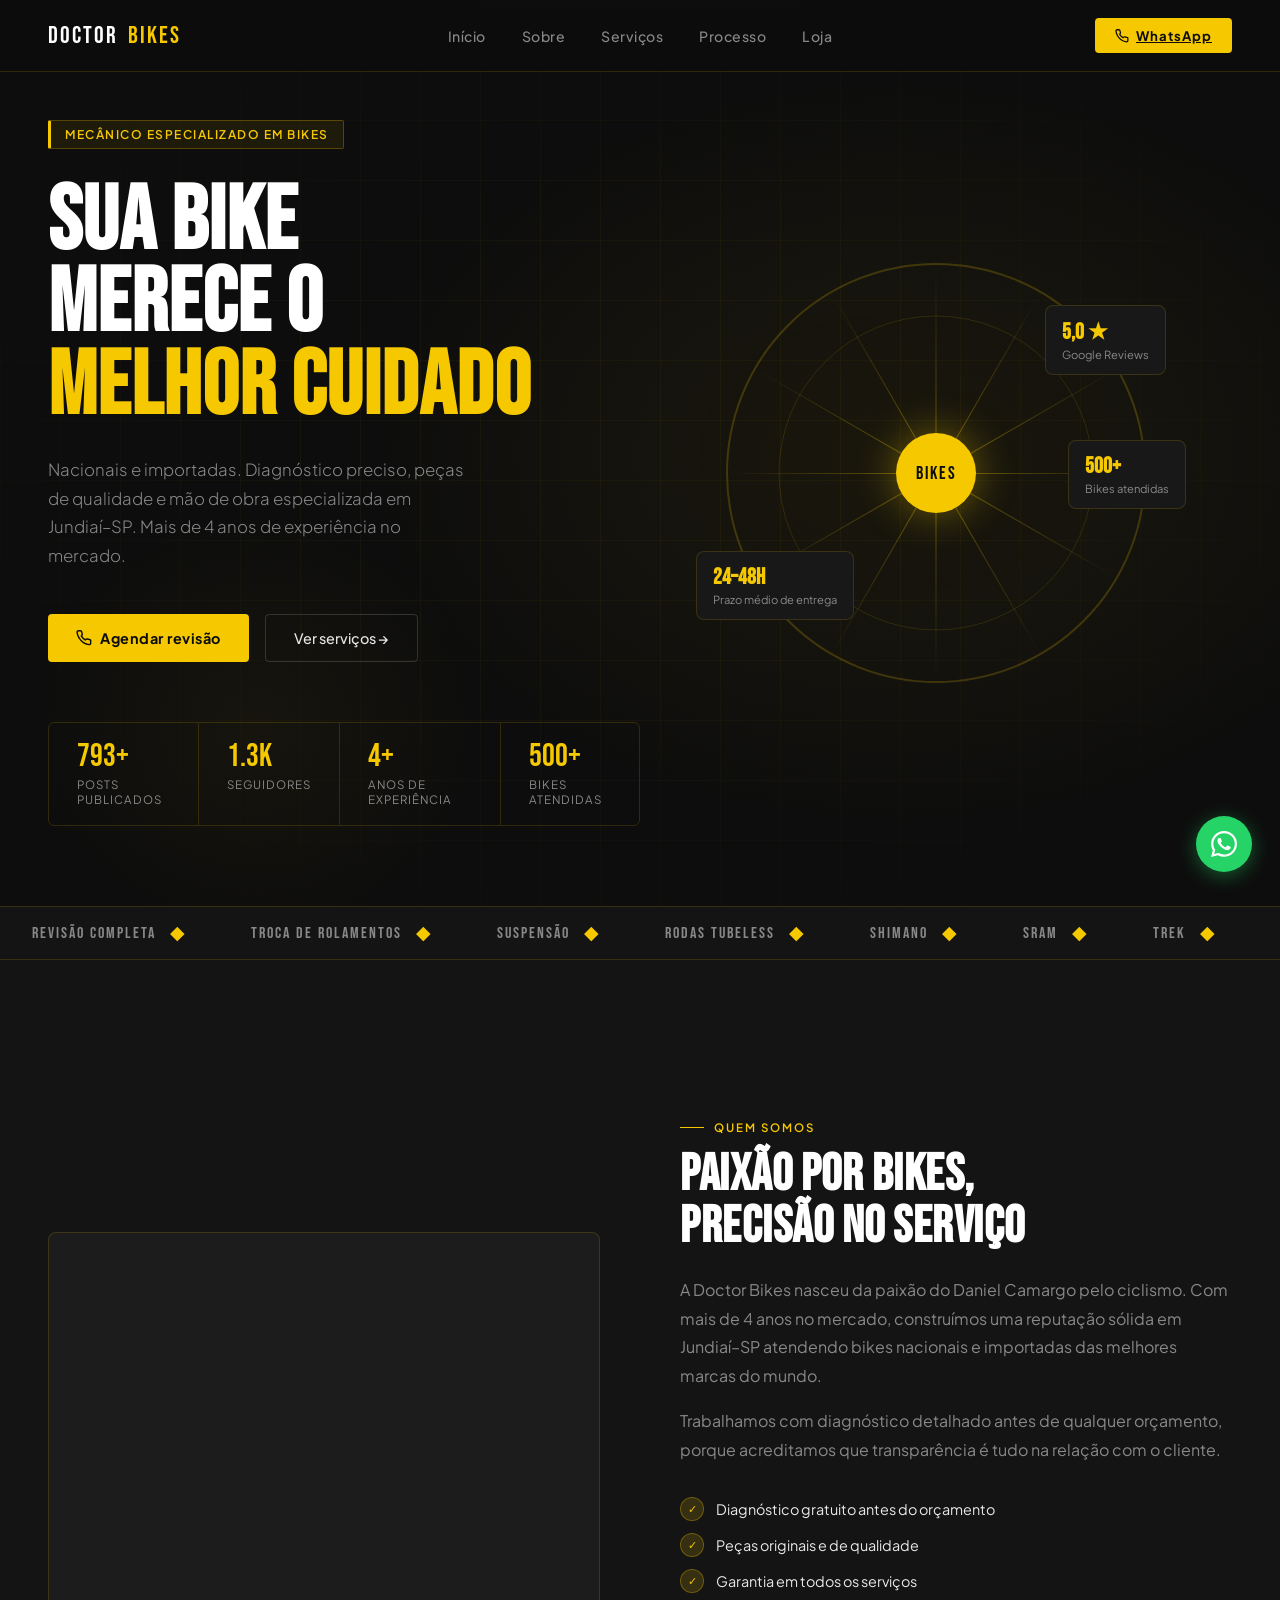
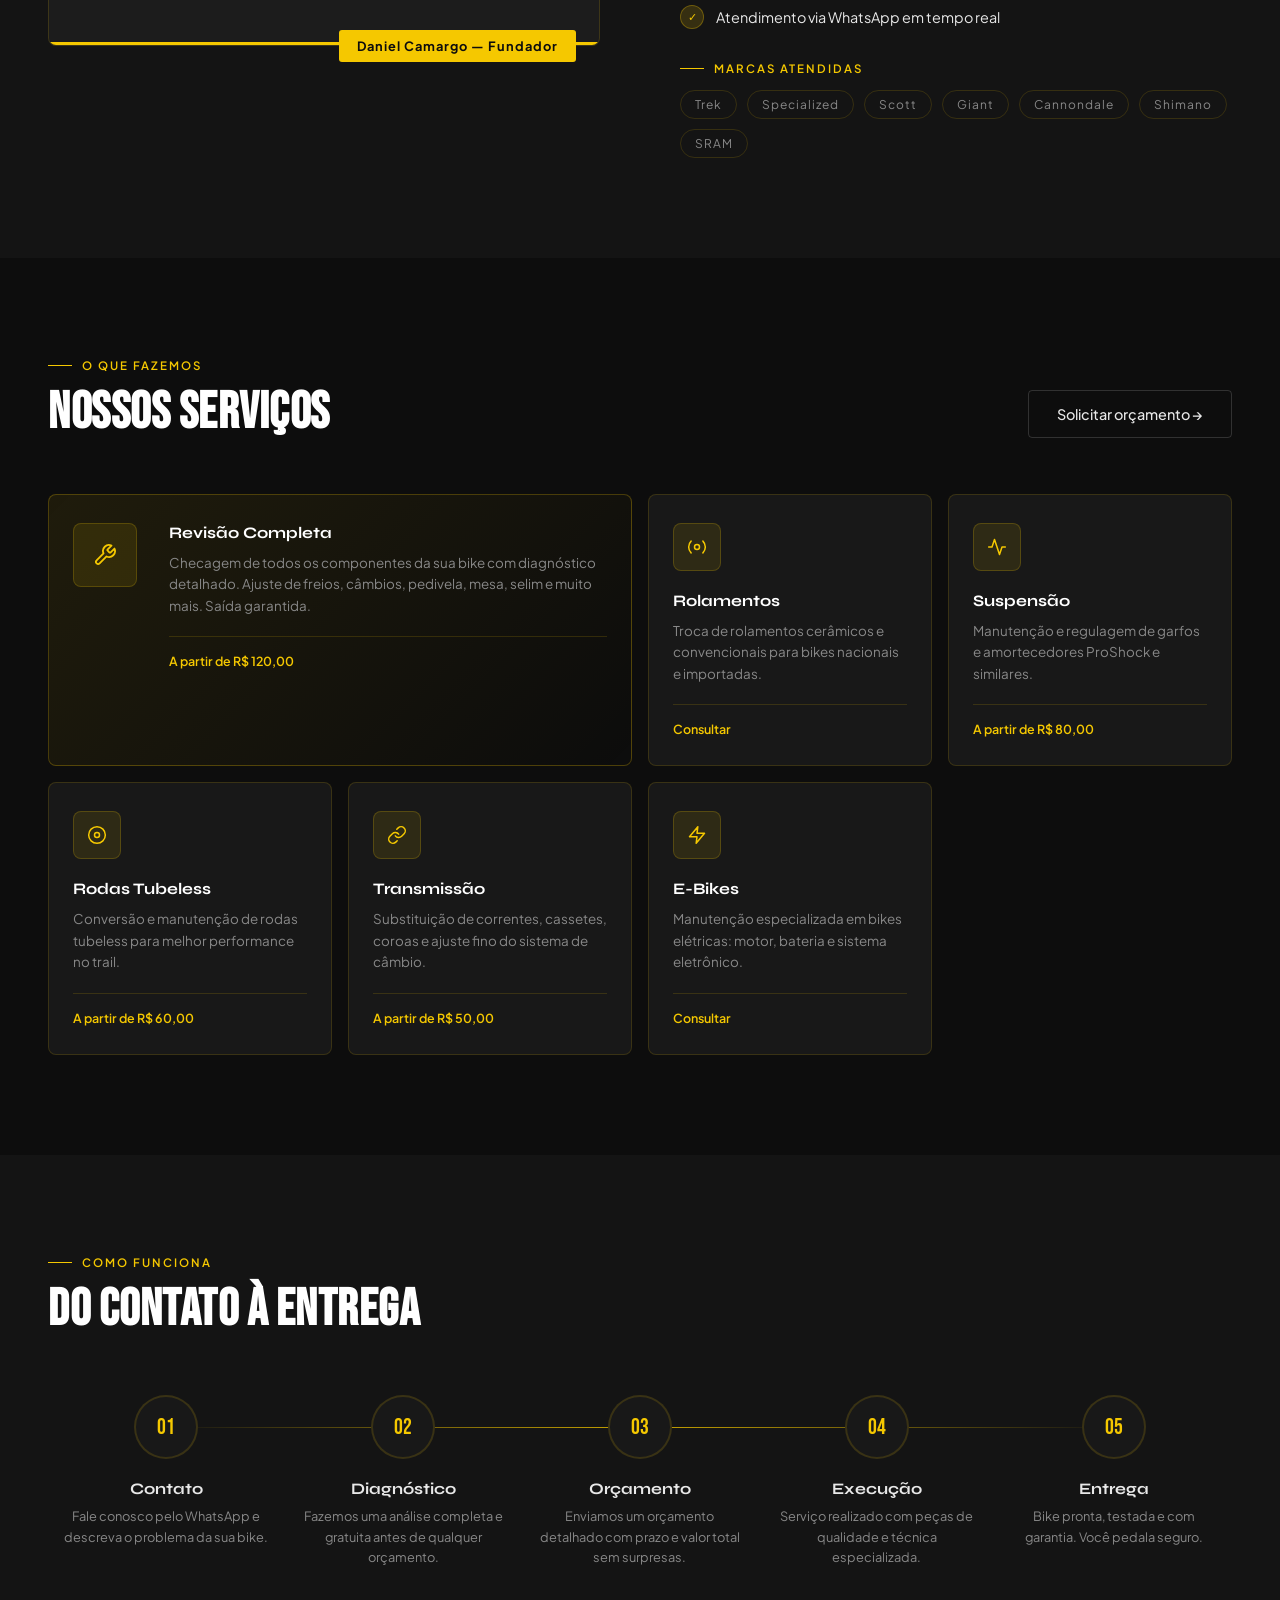
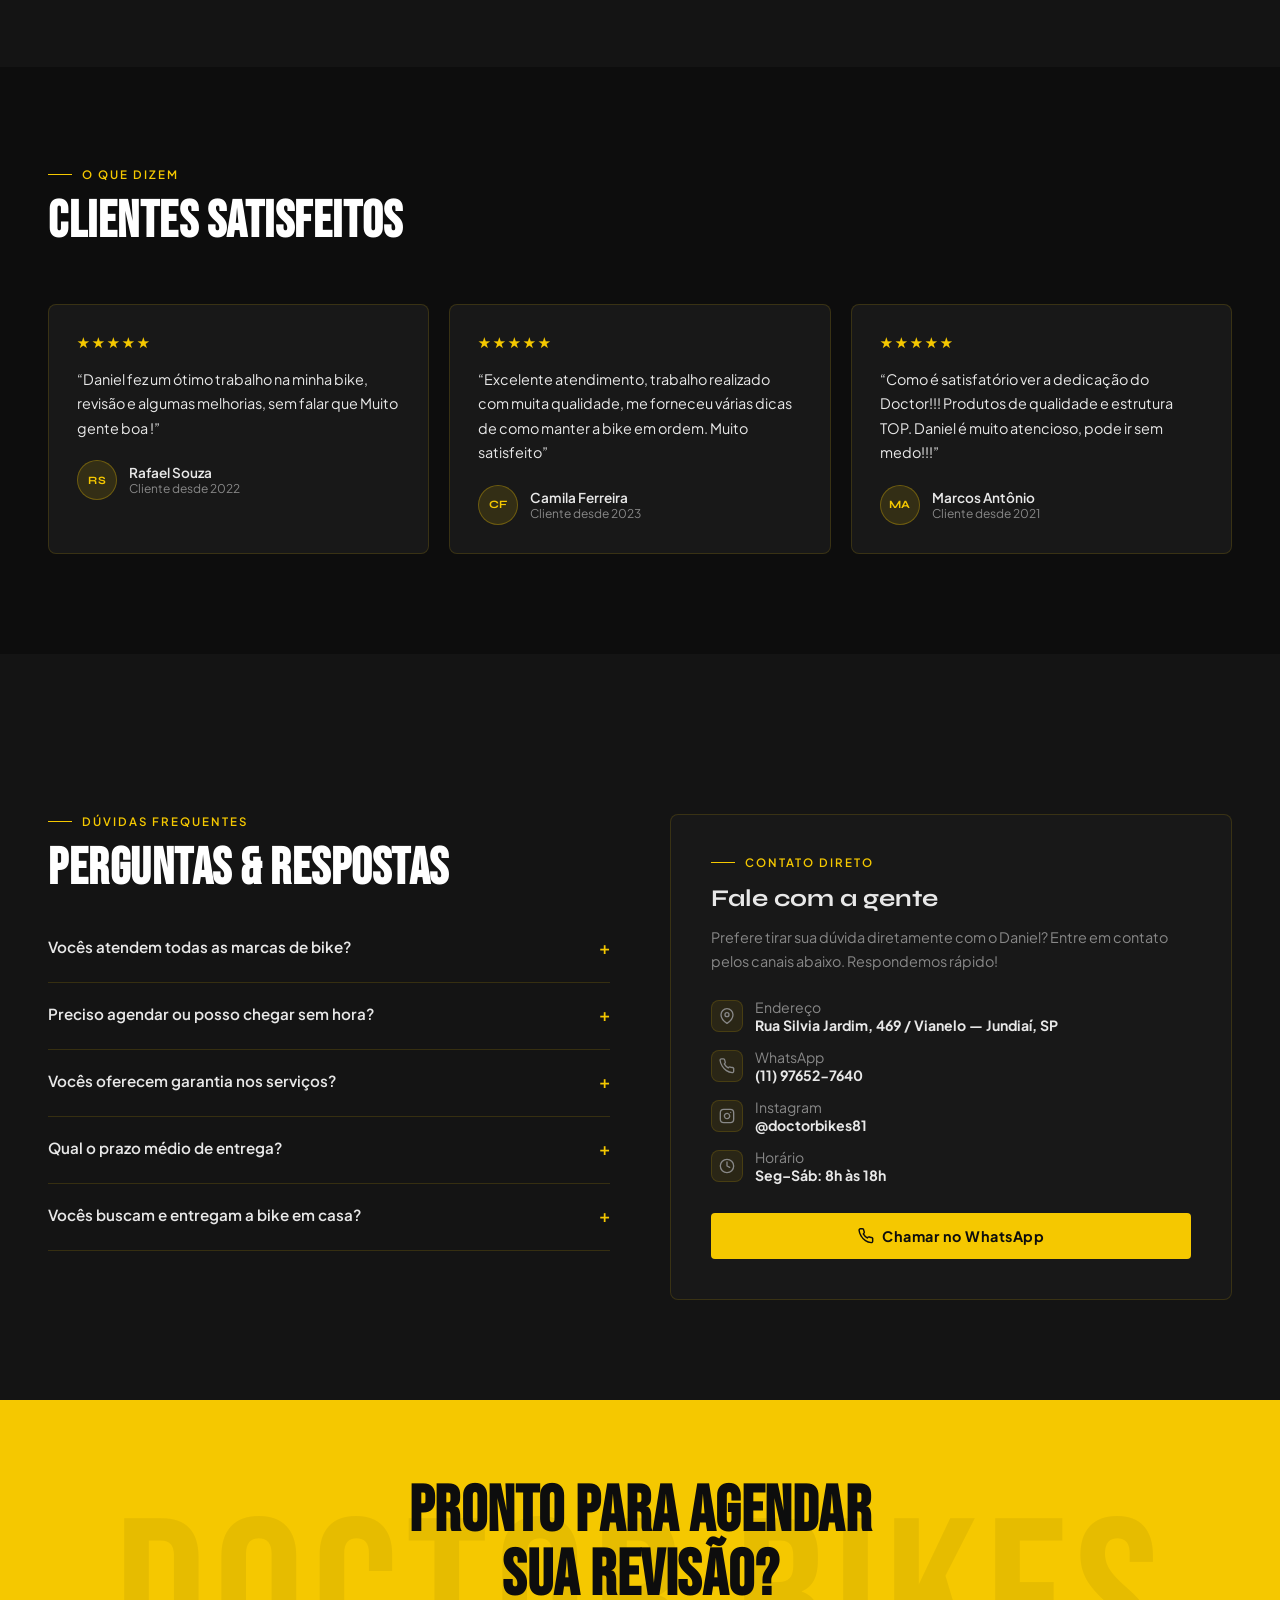
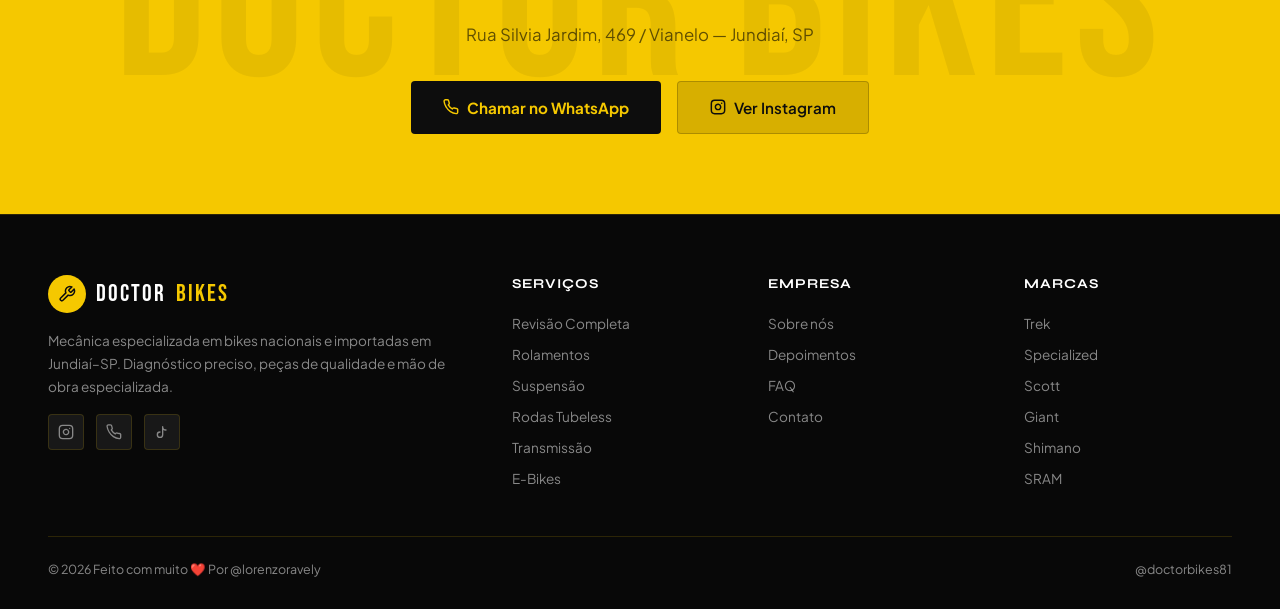
<file: index.html>
<!DOCTYPE html>
<html lang="pt-BR">

<head>
  <meta charset="UTF-8">
  <meta name="viewport" content="width=device-width, initial-scale=1.0">
  <title>Doctor Bikes — Mecânica Especializada</title>
  <link
    href="https://fonts.googleapis.com/css2?family=Bebas+Neue&family=Syne:wght@400;600;700;800&family=Plus+Jakarta+Sans:wght@300;400;500;600&display=swap"
    rel="stylesheet">
  <link rel="stylesheet" href="style.css">
  <link rel="icon" type="image/png" href="IMG/cropped_image.png">
</head>

<body>

  <!-- NAV -->
  <nav id="nav">
    <div class="logo">
      Doctor <span>Bikes</span>
    </div>
    <ul id="navMenu">
      <li><a href="#inicio" onclick="closeMenu()">Início</a></li>
      <li><a href="#sobre" onclick="closeMenu()">Sobre</a></li>
      <li><a href="#servicos" onclick="closeMenu()">Serviços</a></li>
      <li><a href="#processo" onclick="closeMenu()">Processo</a></li>
      <li><a href="#loja" onclick="closeMenu()">Loja</a></li>
      <li class="mobile-only"><a href="https://wa.me/5511976527640" class="nav-cta" onclick="closeMenu()">
        <svg width="14" height="14" viewBox="0 0 24 24" fill="none" stroke="currentColor" stroke-width="2.2" stroke-linecap="round" stroke-linejoin="round"><path d="M22 16.92v3a2 2 0 0 1-2.18 2 19.79 19.79 0 0 1-8.63-3.07A19.5 19.5 0 0 1 4.69 12a19.79 19.79 0 0 1-3.07-8.67A2 2 0 0 1 3.6 1.27h3a2 2 0 0 1 2 1.72c.127.96.361 1.903.7 2.81a2 2 0 0 1-.45 2.11L7.91 8.91a16 16 0 0 0 6 6l.91-.91a2 2 0 0 1 2.11-.45c.907.339 1.85.573 2.81.7A2 2 0 0 1 22 16.92z"/></svg>
        WhatsApp
      </a></li>
    </ul>
    <div class="desktop-only">
      <a href="https://wa.me/5511976527640" class="nav-cta">
        <svg width="14" height="14" viewBox="0 0 24 24" fill="none" stroke="currentColor" stroke-width="2.2" stroke-linecap="round" stroke-linejoin="round"><path d="M22 16.92v3a2 2 0 0 1-2.18 2 19.79 19.79 0 0 1-8.63-3.07A19.5 19.5 0 0 1 4.69 12a19.79 19.79 0 0 1-3.07-8.67A2 2 0 0 1 3.6 1.27h3a2 2 0 0 1 2 1.72c.127.96.361 1.903.7 2.81a2 2 0 0 1-.45 2.11L7.91 8.91a16 16 0 0 0 6 6l.91-.91a2 2 0 0 1 2.11-.45c.907.339 1.85.573 2.81.7A2 2 0 0 1 22 16.92z"/></svg>
        WhatsApp
      </a>
    </div>
  </nav>

  <!-- HERO -->
  <section class="hero" id="inicio">
    <div class="hero-grid-bg"></div>
    <div class="hero-left">
      <div class="hero-badge">Mecânico especializado em bikes</div>
      <h1>Sua bike<br>merece o<br><em>melhor cuidado</em></h1>
      <p>Nacionais e importadas. Diagnóstico preciso, peças de qualidade e mão de obra especializada em Jundiaí–SP. Mais
        de 4 anos de experiência no mercado.</p>
      <div class="hero-btns">
        <a href="https://wa.me/5511976527640" class="btn-primary">
          <svg width="16" height="16" viewBox="0 0 24 24" fill="none" stroke="currentColor" stroke-width="2.2" stroke-linecap="round" stroke-linejoin="round"><path d="M22 16.92v3a2 2 0 0 1-2.18 2 19.79 19.79 0 0 1-8.63-3.07A19.5 19.5 0 0 1 4.69 12a19.79 19.79 0 0 1-3.07-8.67A2 2 0 0 1 3.6 1.27h3a2 2 0 0 1 2 1.72c.127.96.361 1.903.7 2.81a2 2 0 0 1-.45 2.11L7.91 8.91a16 16 0 0 0 6 6l.91-.91a2 2 0 0 1 2.11-.45c.907.339 1.85.573 2.81.7A2 2 0 0 1 22 16.92z"/></svg>
          Agendar revisão
        </a>
        <a href="#servicos" class="btn-outline">Ver serviços →</a>
      </div>
      <div class="hero-stats">
        <div class="hstat">
          <div class="hstat-num">793+</div>
          <div class="hstat-label">Posts publicados</div>
        </div>
        <div class="hstat">
          <div class="hstat-num">1.3k</div>
          <div class="hstat-label">Seguidores</div>
        </div>
        <div class="hstat">
          <div class="hstat-num">4+</div>
          <div class="hstat-label">Anos de experiência</div>
        </div>
        <div class="hstat">
          <div class="hstat-num">500+</div>
          <div class="hstat-label">Bikes atendidas</div>
        </div>
      </div>
    </div>
    <div class="hero-right">
      <div class="wheel-wrap">
        <div class="wheel-outer" id="wheelOuter"></div>
        <div class="wheel-inner"></div>
        <div class="wheel-center">BIKES</div>
        <div class="float-badge fb1">
          <strong>5,0 ★</strong>
          <span>Google Reviews</span>
        </div>
        <div class="float-badge fb2">
          <strong>24–48h</strong>
          <span>Prazo médio de entrega</span>
        </div>
        <div class="float-badge fb3">
          <strong>500+</strong>
          <span>Bikes atendidas</span>
        </div>
      </div>
    </div>
  </section>

  <!-- MARQUEE -->
  <div class="marquee-wrap">
    <div class="marquee-track" id="marquee">
      <span class="marquee-item">REVISÃO COMPLETA <span class="marquee-dot">◆</span></span>
      <span class="marquee-item">TROCA DE ROLAMENTOS <span class="marquee-dot">◆</span></span>
      <span class="marquee-item">SUSPENSÃO <span class="marquee-dot">◆</span></span>
      <span class="marquee-item">RODAS TUBELESS <span class="marquee-dot">◆</span></span>
      <span class="marquee-item">SHIMANO <span class="marquee-dot">◆</span></span>
      <span class="marquee-item">SRAM <span class="marquee-dot">◆</span></span>
      <span class="marquee-item">TREK <span class="marquee-dot">◆</span></span>
      <span class="marquee-item">SPECIALIZED <span class="marquee-dot">◆</span></span>
      <span class="marquee-item">SCOTT <span class="marquee-dot">◆</span></span>
      <span class="marquee-item">GIANT <span class="marquee-dot">◆</span></span>
      <span class="marquee-item">REVISÃO COMPLETA <span class="marquee-dot">◆</span></span>
      <span class="marquee-item">TROCA DE ROLAMENTOS <span class="marquee-dot">◆</span></span>
      <span class="marquee-item">SUSPENSÃO <span class="marquee-dot">◆</span></span>
      <span class="marquee-item">RODAS TUBELESS <span class="marquee-dot">◆</span></span>
      <span class="marquee-item">SHIMANO <span class="marquee-dot">◆</span></span>
      <span class="marquee-item">SRAM <span class="marquee-dot">◆</span></span>
      <span class="marquee-item">TREK <span class="marquee-dot">◆</span></span>
      <span class="marquee-item">SPECIALIZED <span class="marquee-dot">◆</span></span>
      <span class="marquee-item">SCOTT <span class="marquee-dot">◆</span></span>
      <span class="marquee-item">GIANT <span class="marquee-dot">◆</span></span>
    </div>
  </div>

  <!-- SOBRE -->
  <section class="sobre" id="sobre">
    <div class="sobre-grid">
      <div class="sobre-img-wrap fade">
        <div class="sobre-img-placeholder">
          <h2></h2>
        </div>
        <div class="sobre-tag">Daniel Camargo — Fundador</div>
      </div>
      <div class="sobre-text fade fade-d2">
        <div class="section-label">Quem somos</div>
        <h2>Paixão por bikes,<br>precisão no serviço</h2>
        <p>A Doctor Bikes nasceu da paixão do Daniel Camargo pelo ciclismo. Com mais de 4 anos no mercado, construímos
          uma reputação sólida em Jundiaí–SP atendendo bikes nacionais e importadas das melhores marcas do mundo.</p>
        <p>Trabalhamos com diagnóstico detalhado antes de qualquer orçamento, porque acreditamos que transparência é
          tudo na relação com o cliente.</p>
        <div class="sobre-checks">
          <div class="check-item">
            <div class="check-icon">✓</div> Diagnóstico gratuito antes do orçamento
          </div>
          <div class="check-item">
            <div class="check-icon">✓</div> Peças originais e de qualidade
          </div>
          <div class="check-item">
            <div class="check-icon">✓</div> Garantia em todos os serviços
          </div>
          <div class="check-item">
            <div class="check-icon">✓</div> Atendimento via WhatsApp em tempo real
          </div>
        </div>
        <div class="section-label">Marcas atendidas</div>
        <div class="brand-strip">
          <div class="brand-chip">Trek</div>
          <div class="brand-chip">Specialized</div>
          <div class="brand-chip">Scott</div>
          <div class="brand-chip">Giant</div>
          <div class="brand-chip">Cannondale</div>
          <div class="brand-chip">Shimano</div>
          <div class="brand-chip">SRAM</div>
        </div>
      </div>
    </div>
  </section>

  <!-- SERVIÇOS -->
  <section id="servicos">
    <div class="servicos-header">
      <div>
        <div class="section-label">O que fazemos</div>
        <h2>Nossos serviços</h2>
      </div>
      <a href="https://wa.me/5511976527640" class="btn-outline">Solicitar orçamento →</a>
    </div>
    <div class="servicos-grid">
      <div class="card card-featured fade">
        <div class="card-icon">
          <svg width="24" height="24" viewBox="0 0 24 24" fill="none" stroke="currentColor" stroke-width="1.8" stroke-linecap="round" stroke-linejoin="round"><path d="M14.7 6.3a1 1 0 0 0 0 1.4l1.6 1.6a1 1 0 0 0 1.4 0l3.77-3.77a6 6 0 0 1-7.94 7.94l-6.91 6.91a2.12 2.12 0 0 1-3-3l6.91-6.91a6 6 0 0 1 7.94-7.94l-3.76 3.76z"/></svg>
        </div>
        <div>
          <h3>Revisão Completa</h3>
          <p>Checagem de todos os componentes da sua bike com diagnóstico detalhado. Ajuste de freios, câmbios,
            pedivela, mesa, selim e muito mais. Saída garantida.</p>
          <div class="card-price">A partir de R$ 120,00</div>
        </div>
      </div>
      <div class="card fade fade-d1">
        <div class="card-icon">
          <svg width="20" height="20" viewBox="0 0 24 24" fill="none" stroke="currentColor" stroke-width="1.8" stroke-linecap="round" stroke-linejoin="round"><circle cx="12" cy="12" r="3"/><path d="M19.07 4.93a10 10 0 0 1 0 14.14M4.93 4.93a10 10 0 0 0 0 14.14"/></svg>
        </div>
        <h3>Rolamentos</h3>
        <p>Troca de rolamentos cerâmicos e convencionais para bikes nacionais e importadas.</p>
        <div class="card-price">Consultar</div>
      </div>
      <div class="card fade fade-d2">
        <div class="card-icon">
          <svg width="20" height="20" viewBox="0 0 24 24" fill="none" stroke="currentColor" stroke-width="1.8" stroke-linecap="round" stroke-linejoin="round"><polyline points="22 12 18 12 15 21 9 3 6 12 2 12"/></svg>
        </div>
        <h3>Suspensão</h3>
        <p>Manutenção e regulagem de garfos e amortecedores ProShock e similares.</p>
        <div class="card-price">A partir de R$ 80,00</div>
      </div>
      <div class="card fade fade-d1">
        <div class="card-icon">
          <svg width="20" height="20" viewBox="0 0 24 24" fill="none" stroke="currentColor" stroke-width="1.8" stroke-linecap="round" stroke-linejoin="round"><circle cx="12" cy="12" r="10"/><circle cx="12" cy="12" r="3"/></svg>
        </div>
        <h3>Rodas Tubeless</h3>
        <p>Conversão e manutenção de rodas tubeless para melhor performance no trail.</p>
        <div class="card-price">A partir de R$ 60,00</div>
      </div>
      <div class="card fade fade-d2">
        <div class="card-icon">
          <svg width="20" height="20" viewBox="0 0 24 24" fill="none" stroke="currentColor" stroke-width="1.8" stroke-linecap="round" stroke-linejoin="round"><path d="M10 13a5 5 0 0 0 7.54.54l3-3a5 5 0 0 0-7.07-7.07l-1.72 1.71"/><path d="M14 11a5 5 0 0 0-7.54-.54l-3 3a5 5 0 0 0 7.07 7.07l1.71-1.71"/></svg>
        </div>
        <h3>Transmissão</h3>
        <p>Substituição de correntes, cassetes, coroas e ajuste fino do sistema de câmbio.</p>
        <div class="card-price">A partir de R$ 50,00</div>
      </div>
      <div class="card fade fade-d3">
        <div class="card-icon">
          <svg width="20" height="20" viewBox="0 0 24 24" fill="none" stroke="currentColor" stroke-width="1.8" stroke-linecap="round" stroke-linejoin="round"><bolt/><polygon points="13 2 3 14 12 14 11 22 21 10 12 10 13 2"/></svg>
        </div>
        <h3>E-Bikes</h3>
        <p>Manutenção especializada em bikes elétricas: motor, bateria e sistema eletrônico.</p>
        <div class="card-price">Consultar</div>
      </div>
    </div>
  </section>

  <!-- PROCESSO -->
  <section class="processo" id="processo">
    <div class="section-label">Como funciona</div>
    <h2>Do contato à entrega</h2>
    <div class="steps">
      <div class="step fade">
        <div class="step-num">01</div>
        <div class="step-text"><h4>Contato</h4>
        <p>Fale conosco pelo WhatsApp e descreva o problema da sua bike.</p></div>
      </div>
      <div class="step fade fade-d1">
        <div class="step-num">02</div>
        <div class="step-text"><h4>Diagnóstico</h4>
        <p>Fazemos uma análise completa e gratuita antes de qualquer orçamento.</p></div>
      </div>
      <div class="step fade fade-d2">
        <div class="step-num">03</div>
        <div class="step-text"><h4>Orçamento</h4>
        <p>Enviamos um orçamento detalhado com prazo e valor total sem surpresas.</p></div>
      </div>
      <div class="step fade fade-d3">
        <div class="step-num">04</div>
        <div class="step-text"><h4>Execução</h4>
        <p>Serviço realizado com peças de qualidade e técnica especializada.</p></div>
      </div>
      <div class="step fade fade-d4">
        <div class="step-num">05</div>
        <div class="step-text"><h4>Entrega</h4>
        <p>Bike pronta, testada e com garantia. Você pedala seguro.</p></div>
      </div>
      </div>
    </div>
  </section>

  <!-- DEPOIMENTOS -->
  <section id="depoimentos">
    <div class="section-label">O que dizem</div>
    <h2>Clientes satisfeitos</h2>
    <div class="depo-grid">
      <div class="depo fade">
        <div class="depo-stars">★★★★★</div>
        <q>Daniel fez um ótimo trabalho na minha bike, revisão e algumas melhorias, sem falar que
          Muito gente boa !</q>
        <div class="depo-author">
          <div class="depo-avatar">RS</div>
          <div>
            <div class="depo-name">Rafael Souza</div>
            <div class="depo-sub">Cliente desde 2022</div>
          </div>
        </div>
      </div>
      <div class="depo fade fade-d1">
        <div class="depo-stars">★★★★★</div>
        <q>Excelente atendimento, trabalho realizado com muita qualidade, me forneceu várias dicas de como manter a bike em ordem. Muito satisfeito</q>
        <div class="depo-author">
          <div class="depo-avatar">CF</div>
          <div>
            <div class="depo-name">Camila Ferreira</div>
            <div class="depo-sub">Cliente desde 2023</div>
          </div>
        </div>
      </div>
      <div class="depo fade fade-d2">
        <div class="depo-stars">★★★★★</div>
        <q>Como é satisfatório ver a dedicação do Doctor!!! Produtos de qualidade e estrutura TOP. Daniel é muito atencioso, pode ir sem medo!!!</q>
        <div class="depo-author">
          <div class="depo-avatar">MA</div>
          <div>
            <div class="depo-name">Marcos Antônio</div>
            <div class="depo-sub">Cliente desde 2021</div>
          </div>
        </div>
      </div>
    </div>
  </section>

  <!-- FAQ + CONTATO -->
  <section class="faq-section" id="contato">
    <div class="faq-grid">
      <div>
        <div class="section-label">Dúvidas frequentes</div>
        <h2>Perguntas & respostas</h2>
        <br><br>
        <div class="faq-item" onclick="toggleFaq(this)">
          <div class="faq-q">Vocês atendem todas as marcas de bike? <span class="faq-chevron">+</span></div>
          <div class="faq-a">Sim! Atendemos bikes nacionais e importadas de todas as marcas, incluindo Trek,
            Specialized, Scott, Giant, Cannondale e muitas outras.</div>
        </div>
        <div class="faq-item" onclick="toggleFaq(this)">
          <div class="faq-q">Preciso agendar ou posso chegar sem hora? <span class="faq-chevron">+</span></div>
          <div class="faq-a">Recomendamos agendar pelo WhatsApp para garantir atendimento rápido. Mas chegadas sem hora
            também são atendidas, conforme disponibilidade do dia.</div>
        </div>
        <div class="faq-item" onclick="toggleFaq(this)">
          <div class="faq-q">Vocês oferecem garantia nos serviços? <span class="faq-chevron">+</span></div>
          <div class="faq-a">Sim! Todos os serviços têm garantia. O prazo varia conforme o tipo de serviço e peça
            utilizada, mas é sempre informado no orçamento.</div>
        </div>
        <div class="faq-item" onclick="toggleFaq(this)">
          <div class="faq-q">Qual o prazo médio de entrega? <span class="faq-chevron">+</span></div>
          <div class="faq-a">O prazo médio é de 24 a 48 horas para a maioria dos serviços. Serviços mais complexos
            que precisam de peças específicas podem levar um pouco mais ou dependendo da demanda.</div>
        </div>
        <div class="faq-item" onclick="toggleFaq(this)">
          <div class="faq-q">Vocês buscam e entregam a bike em casa? <span class="faq-chevron">+</span></div>
          <div class="faq-a">Sim! Conforme a disponibilidade, podemos buscar e entregar a bike em sua casa. Para verificar as condições e combinar os detalhes, entre em contato conosco pelo WhatsApp. 😊
</div>
        </div>
      </div>
      <div class="faq-side fade">
        <div class="section-label">Contato direto</div>
        <h3>Fale com a gente</h3>
        <p>Prefere tirar sua dúvida diretamente com o Daniel? Entre em contato pelos canais abaixo. Respondemos rápido!
        </p>
        <div class="contact-info">
          <div class="ci">
            <span class="ci-icon">
              <svg width="16" height="16" viewBox="0 0 24 24" fill="none" stroke="currentColor" stroke-width="2" stroke-linecap="round" stroke-linejoin="round"><path d="M21 10c0 7-9 13-9 13s-9-6-9-13a9 9 0 0 1 18 0z"/><circle cx="12" cy="10" r="3"/></svg>
            </span>
            <div>
              <span>Endereço</span>
              <strong>Rua Silvia Jardim, 469 / Vianelo — Jundiaí, SP</strong>
            </div>
          </div>
          <div class="ci">
            <span class="ci-icon">
              <svg width="16" height="16" viewBox="0 0 24 24" fill="none" stroke="currentColor" stroke-width="2" stroke-linecap="round" stroke-linejoin="round"><path d="M22 16.92v3a2 2 0 0 1-2.18 2 19.79 19.79 0 0 1-8.63-3.07A19.5 19.5 0 0 1 4.69 12a19.79 19.79 0 0 1-3.07-8.67A2 2 0 0 1 3.6 1.27h3a2 2 0 0 1 2 1.72c.127.96.361 1.903.7 2.81a2 2 0 0 1-.45 2.11L7.91 8.91a16 16 0 0 0 6 6l.91-.91a2 2 0 0 1 2.11-.45c.907.339 1.85.573 2.81.7A2 2 0 0 1 22 16.92z"/></svg>
            </span>
            <div>
              <span>WhatsApp</span>
              <strong>(11) 97652-7640</strong>
            </div>
          </div>
          <div class="ci">
            <span class="ci-icon">
              <svg width="16" height="16" viewBox="0 0 24 24" fill="none" stroke="currentColor" stroke-width="2" stroke-linecap="round" stroke-linejoin="round"><rect x="2" y="2" width="20" height="20" rx="5" ry="5"/><path d="M16 11.37A4 4 0 1 1 12.63 8 4 4 0 0 1 16 11.37z"/><line x1="17.5" y1="6.5" x2="17.51" y2="6.5"/></svg>
            </span>
            <div>
              <span>Instagram</span>
              <strong>@doctorbikes81</strong>
            </div>
          </div>
          <div class="ci">
            <span class="ci-icon">
              <svg width="16" height="16" viewBox="0 0 24 24" fill="none" stroke="currentColor" stroke-width="2" stroke-linecap="round" stroke-linejoin="round"><circle cx="12" cy="12" r="10"/><polyline points="12 6 12 12 16 14"/></svg>
            </span>
            <div>
              <span>Horário</span>
              <strong>Seg–Sáb: 8h às 18h</strong>
            </div>
          </div>
        </div>
        <br>
        <a href="https://wa.me/5511976527640" class="btn-primary"
          style="width:100%;justify-content:center;margin-top:8px;">
          <svg width="16" height="16" viewBox="0 0 24 24" fill="none" stroke="currentColor" stroke-width="2.2" stroke-linecap="round" stroke-linejoin="round"><path d="M22 16.92v3a2 2 0 0 1-2.18 2 19.79 19.79 0 0 1-8.63-3.07A19.5 19.5 0 0 1 4.69 12a19.79 19.79 0 0 1-3.07-8.67A2 2 0 0 1 3.6 1.27h3a2 2 0 0 1 2 1.72c.127.96.361 1.903.7 2.81a2 2 0 0 1-.45 2.11L7.91 8.91a16 16 0 0 0 6 6l.91-.91a2 2 0 0 1 2.11-.45c.907.339 1.85.573 2.81.7A2 2 0 0 1 22 16.92z"/></svg>
          Chamar no WhatsApp
        </a>
      </div>
    </div>
  </section>

    <!-- CTA FINAL -->
    <div class="cta-final">
      <h2>Pronto para agendar<br>sua revisão?</h2>
      <p>Rua Silvia Jardim, 469 / Vianelo — Jundiaí, SP</p>
      <div class="cta-btns">
        <a href="https://wa.me/5511976527640" target="_blank" rel="noopener noreferrer" class="cta-dark">
          <svg width="16" height="16" viewBox="0 0 24 24" fill="none" stroke="currentColor" stroke-width="2.2" stroke-linecap="round" stroke-linejoin="round"><path d="M22 16.92v3a2 2 0 0 1-2.18 2 19.79 19.79 0 0 1-8.63-3.07A19.5 19.5 0 0 1 4.69 12a19.79 19.79 0 0 1-3.07-8.67A2 2 0 0 1 3.6 1.27h3a2 2 0 0 1 2 1.72c.127.96.361 1.903.7 2.81a2 2 0 0 1-.45 2.11L7.91 8.91a16 16 0 0 0 6 6l.91-.91a2 2 0 0 1 2.11-.45c.907.339 1.85.573 2.81.7A2 2 0 0 1 22 16.92z"/></svg>
          Chamar no WhatsApp
        </a>
        <a href="https://www.instagram.com/doctorbikes81/" target="_blank" rel="noopener noreferrer" class="cta-white">
          <svg width="16" height="16" viewBox="0 0 24 24" fill="none" stroke="currentColor" stroke-width="2.2" stroke-linecap="round" stroke-linejoin="round"><rect x="2" y="2" width="20" height="20" rx="5" ry="5"/><path d="M16 11.37A4 4 0 1 1 12.63 8 4 4 0 0 1 16 11.37z"/><line x1="17.5" y1="6.5" x2="17.51" y2="6.5"/></svg>
          Ver Instagram
        </a>
      </div>
    </div>

    <!-- FOOTER -->
    <footer>
      <div class="footer-grid">
        <div class="footer-brand">
          <div class="logo">
            <div class="logo-icon">
              <svg width="18" height="18" viewBox="0 0 24 24" fill="none" stroke="currentColor" stroke-width="2" stroke-linecap="round" stroke-linejoin="round"><path d="M14.7 6.3a1 1 0 0 0 0 1.4l1.6 1.6a1 1 0 0 0 1.4 0l3.77-3.77a6 6 0 0 1-7.94 7.94l-6.91 6.91a2.12 2.12 0 0 1-3-3l6.91-6.91a6 6 0 0 1 7.94-7.94l-3.76 3.76z"/></svg>
            </div>
            Doctor <span>Bikes</span>
          </div>
          <p>Mecânica especializada em bikes nacionais e importadas em Jundiaí–SP. Diagnóstico preciso, peças de
            qualidade e mão de obra especializada.</p>
          <div class="socials">
            <a class="social" href="https://www.instagram.com/doctorbikes81/" target="_blank" title="Instagram">
              <svg width="16" height="16" viewBox="0 0 24 24" fill="none" stroke="currentColor" stroke-width="2" stroke-linecap="round" stroke-linejoin="round"><rect x="2" y="2" width="20" height="20" rx="5" ry="5"/><path d="M16 11.37A4 4 0 1 1 12.63 8 4 4 0 0 1 16 11.37z"/><line x1="17.5" y1="6.5" x2="17.51" y2="6.5"/></svg>
            </a>
            <a class="social" href="https://wa.me/5511976527640" target="_blank" title="WhatsApp">
              <svg width="16" height="16" viewBox="0 0 24 24" fill="none" stroke="currentColor" stroke-width="2" stroke-linecap="round" stroke-linejoin="round"><path d="M22 16.92v3a2 2 0 0 1-2.18 2 19.79 19.79 0 0 1-8.63-3.07A19.5 19.5 0 0 1 4.69 12a19.79 19.79 0 0 1-3.07-8.67A2 2 0 0 1 3.6 1.27h3a2 2 0 0 1 2 1.72c.127.96.361 1.903.7 2.81a2 2 0 0 1-.45 2.11L7.91 8.91a16 16 0 0 0 6 6l.91-.91a2 2 0 0 1 2.11-.45c.907.339 1.85.573 2.81.7A2 2 0 0 1 22 16.92z"/></svg>
            </a>
            <a class="social" href="https://www.instagram.com/doctorbikes81/" target="_blank" title="TikTok">
              <svg width="16" height="16" viewBox="0 0 24 24" fill="none" stroke="currentColor" stroke-width="2" stroke-linecap="round" stroke-linejoin="round"><path d="M9 12a4 4 0 1 0 4 4V4a5 5 0 0 0 5 5"/></svg>
            </a>
          </div>
        </div>
        <div class="footer-col">
          <h4>Serviços</h4>
          <ul>
            <li><a href="#">Revisão Completa</a></li>
            <li><a href="#">Rolamentos</a></li>
            <li><a href="#">Suspensão</a></li>
            <li><a href="#">Rodas Tubeless</a></li>
            <li><a href="#">Transmissão</a></li>
            <li><a href="#">E-Bikes</a></li>
          </ul>
        </div>
        <div class="footer-col">
          <h4>Empresa</h4>
          <ul>
            <li><a href="#">Sobre nós</a></li>
            <li><a href="#">Depoimentos</a></li>
            <li><a href="#">FAQ</a></li>
            <li><a href="#">Contato</a></li>
          </ul>
        </div>
        <div class="footer-col">
          <h4>Marcas</h4>
          <ul>
            <li><a href="#">Trek</a></li>
            <li><a href="#">Specialized</a></li>
            <li><a href="#">Scott</a></li>
            <li><a href="#">Giant</a></li>
            <li><a href="#">Shimano</a></li>
            <li><a href="#">SRAM</a></li>
          </ul>
        </div>
      </div>
      <div class="footer-bottom">
        <span>© 2026 Feito com muito ❤️ Por @lorenzoravely</span>
        <span>@doctorbikes81</span>
      </div>
    </footer>

    <!-- WhatsApp Float -->
    <a class="wa-float" href="https://wa.me/5511976527640" title="WhatsApp">
      <svg width="26" height="26" viewBox="0 0 24 24" fill="currentColor" xmlns="http://www.w3.org/2000/svg"><path d="M17.472 14.382c-.297-.149-1.758-.867-2.03-.967-.273-.099-.471-.148-.67.15-.197.297-.767.966-.94 1.164-.173.199-.347.223-.644.075-.297-.15-1.255-.463-2.39-1.475-.883-.788-1.48-1.761-1.653-2.059-.173-.297-.018-.458.13-.606.134-.133.298-.347.446-.52.149-.174.198-.298.298-.497.099-.198.05-.371-.025-.52-.075-.149-.669-1.612-.916-2.207-.242-.579-.487-.5-.669-.51-.173-.008-.371-.01-.57-.01-.198 0-.52.074-.792.372-.272.297-1.04 1.016-1.04 2.479 0 1.462 1.065 2.875 1.213 3.074.149.198 2.096 3.2 5.077 4.487.709.306 1.262.489 1.694.625.712.227 1.36.195 1.871.118.571-.085 1.758-.719 2.006-1.413.248-.694.248-1.289.173-1.413-.074-.124-.272-.198-.57-.347m-5.421 7.403h-.004a9.87 9.87 0 0 1-5.031-1.378l-.361-.214-3.741.982.998-3.648-.235-.374a9.86 9.86 0 0 1-1.51-5.26c.001-5.45 4.436-9.884 9.888-9.884 2.64 0 5.122 1.03 6.988 2.898a9.825 9.825 0 0 1 2.893 6.994c-.003 5.45-4.437 9.884-9.885 9.884m8.413-18.297A11.815 11.815 0 0 0 12.05 0C5.495 0 .16 5.335.157 11.892c0 2.096.547 4.142 1.588 5.945L.057 24l6.305-1.654a11.882 11.882 0 0 0 5.683 1.448h.005c6.554 0 11.89-5.335 11.893-11.893a11.821 11.821 0 0 0-3.48-8.413z"/></svg>
    </a>

    <script src="db_sync.js"></script>
    <script src="script.js"></script>
</body>

</html>
</file>
<file: style.css>
/* ── RESET & VARIÁVEIS ── */
*, *::before, *::after {
  box-sizing: border-box;
  margin: 0;
  padding: 0;
}

:root {
  --yellow: #F5C800;
  --yellow-dim: #C9A400;
  --dark: #0D0D0D;
  --dark2: #141414;
  --dark3: #1C1C1C;
  --card: #181818;
  --border: rgba(245,200,0,0.15);
  --text: #E8E8E8;
  --muted: #888;
  --white: #fff;
}

html {
  scroll-behavior: smooth;
}

body {
  background: var(--dark);
  color: var(--text);
  font-family: 'Plus Jakarta Sans', sans-serif;
  overflow-x: hidden;
}

/* ── SCROLLBAR ── */
::-webkit-scrollbar { width: 4px; }
::-webkit-scrollbar-track { background: var(--dark2); }
::-webkit-scrollbar-thumb { background: var(--yellow); border-radius: 2px; }

/* ── NAV ── */
nav {
  position: fixed;
  top: 0; left: 0; right: 0;
  z-index: 100;
  display: flex;
  align-items: center;
  justify-content: space-between;
  padding: 18px 48px;
  background: rgba(13,13,13,0.85);
  backdrop-filter: blur(16px);
  border-bottom: 1px solid var(--border);
  transition: all .3s;
}

.logo {
  display: flex;
  align-items: center;
  gap: 10px;
  font-family: 'Bebas Neue', sans-serif;
  font-size: 1.5rem;
  letter-spacing: 2px;
  color: var(--white);
  flex: 1;
}

.logo-icon {
  width: 38px; height: 38px;
  border-radius: 50%;
  background: var(--yellow);
  display: grid;
  place-items: center;
  color: var(--dark);
}

html {
  scroll-behavior: smooth;
}

.bv-emoji {
    width: 180px;
    height: 180px;
    border-radius: 50%;
    overflow: hidden;
    display: flex;
    align-items: center;
    justify-content: center;
}

.bv-emoji img {
    width: 100%;
    height: 100%;
    object-fit: cover;
    border-radius: 50%;
}

.logo span { color: var(--yellow); }

nav ul {
  display: flex;
  gap: 36px;
  list-style: none;
  position: absolute;
  left: 50%;
  transform: translateX(-50%);
}

nav ul a {
  color: var(--muted);
  text-decoration: none;
  font-size: .88rem;
  font-weight: 500;
  letter-spacing: .5px;
  transition: color .2s;
  position: relative;
}

nav ul a::after {
  content: '';
  position: absolute;
  bottom: -4px; left: 0;
  width: 0; height: 1px;
  background: var(--yellow);
  transition: width .3s;
}

nav ul a:hover { color: var(--yellow); }
nav ul a:hover::after { width: 100%; }

.nav-cta {
  background: var(--yellow);
  color: var(--dark) !important;
  padding: 9px 20px;
  border-radius: 4px;
  font-weight: 700 !important;
  font-size: .82rem !important;
  letter-spacing: 1px;
  display: inline-flex !important;
  align-items: center;
  gap: 7px;
}

.nav-cta::after { display: none !important; }
.nav-cta:hover { background: #fff !important; color: var(--dark) !important; }

.desktop-only {
  display: flex;
  flex: 1;
  justify-content: flex-end;
}
.mobile-only {
  display: none !important;
}

/* Hamburguer — escondido no desktop */
.nav-hamburger { display: none; }


.hero {
  min-height: 100vh;
  display: grid;
  grid-template-columns: 1fr 1fr;
  align-items: center;
  padding: 120px 48px 80px;
  position: relative;
  overflow: hidden;
}

.hero::before {
  content: '';
  position: absolute; inset: 0;
  background:
    radial-gradient(ellipse 60% 60% at 70% 50%, rgba(245,200,0,0.06) 0%, transparent 70%),
    radial-gradient(ellipse 30% 40% at 20% 80%, rgba(245,200,0,0.04) 0%, transparent 60%);
  pointer-events: none;
}

.hero-grid-bg {
  position: absolute; inset: 0;
  pointer-events: none;
  background-image:
    linear-gradient(rgba(245,200,0,0.04) 1px, transparent 1px),
    linear-gradient(90deg, rgba(245,200,0,0.04) 1px, transparent 1px);
  background-size: 60px 60px;
  mask-image: radial-gradient(ellipse 80% 80% at 50% 50%, black 30%, transparent 80%);
}

.hero-left { position: relative; z-index: 2; }

.hero-badge {
  display: inline-flex;
  align-items: center;
  gap: 8px;
  background: rgba(245,200,0,0.08);
  border: 1px solid rgba(245,200,0,0.25);
  border-left: 3px solid var(--yellow);
  color: var(--yellow);
  padding: 6px 14px;
  border-radius: 2px;
  font-size: .75rem;
  font-weight: 600;
  letter-spacing: 1.5px;
  text-transform: uppercase;
  margin-bottom: 32px;
}

/* hero-badge blink removed */

@keyframes blink {
  0%, 100% { opacity: 1; }
  50%       { opacity: .2; }
}

.hero h1 {
  font-family: 'Bebas Neue', sans-serif;
  font-size: clamp(4rem, 7vw, 7rem);
  line-height: .92;
  letter-spacing: 1px;
  color: var(--white);
  margin-bottom: 28px;
}

.hero h1 em {
  color: var(--yellow);
  font-style: normal;
}

.hero p {
  font-size: 1.05rem;
  color: var(--muted);
  line-height: 1.7;
  max-width: 420px;
  margin-bottom: 44px;
  font-weight: 300;
}

.hero-btns {
  display: flex;
  gap: 16px;
  flex-wrap: wrap;
}

/* Botões */
.btn-primary {
  display: inline-flex;
  align-items: center;
  gap: 8px;
  background: var(--yellow);
  color: var(--dark);
  padding: 14px 28px;
  border-radius: 4px;
  font-weight: 700;
  font-size: .9rem;
  letter-spacing: .5px;
  text-decoration: none;
  transition: all .25s;
}

.btn-primary:hover {
  background: #fff;
  transform: translateY(-2px);
  box-shadow: 0 12px 32px rgba(245,200,0,0.25);
}

.btn-outline {
  display: inline-flex;
  align-items: center;
  gap: 8px;
  border: 1px solid rgba(255,255,255,0.15);
  color: var(--text);
  padding: 14px 28px;
  border-radius: 4px;
  font-weight: 500;
  font-size: .9rem;
  text-decoration: none;
  transition: all .25s;
}

.btn-outline:hover {
  border-color: var(--yellow);
  color: var(--yellow);
}

/* Hero stats */
.hero-stats {
  display: flex;
  gap: 0;
  margin-top: 60px;
  border: 1px solid var(--border);
  border-radius: 6px;
  overflow: hidden;
  width: fit-content;
}

.hstat {
  padding: 18px 28px;
  border-right: 1px solid var(--border);
}

.hstat:last-child { border-right: none; }

.hstat-num {
  font-family: 'Bebas Neue', sans-serif;
  font-size: 2rem;
  color: var(--yellow);
  line-height: 1;
}

.hstat-label {
  font-size: .72rem;
  color: var(--muted);
  letter-spacing: 1px;
  text-transform: uppercase;
  margin-top: 4px;
}

/* Hero right — roda */
.hero-right {
  display: flex;
  align-items: center;
  justify-content: center;
  position: relative;
  z-index: 2;
}

.wheel-wrap {
  position: relative;
  width: 420px; height: 420px;
}

.wheel-outer {
  width: 100%; height: 100%;
  border-radius: 50%;
  border: 2px solid rgba(245,200,0,0.2);
  position: absolute;
  animation: spin 18s linear infinite;
}

.wheel-inner {
  width: 75%; height: 75%;
  border-radius: 50%;
  border: 1px solid rgba(245,200,0,0.12);
  position: absolute;
  top: 50%; left: 50%;
  transform: translate(-50%, -50%);
  animation: spin 12s linear infinite reverse;
}

@keyframes spin { to { transform: rotate(360deg); } }

.spoke {
  position: absolute;
  top: 50%; left: 50%;
  width: 50%; height: 1px;
  background: linear-gradient(90deg, rgba(245,200,0,0.4), transparent);
  transform-origin: left center;
}

.wheel-center {
  position: absolute;
  top: 50%; left: 50%;
  transform: translate(-50%, -50%);
  width: 80px; height: 80px;
  border-radius: 50%;
  background: var(--yellow);
  display: grid;
  place-items: center;
  font-family: 'Bebas Neue';
  font-size: 1.1rem;
  color: var(--dark);
  letter-spacing: 2px;
  box-shadow: 0 0 40px rgba(245,200,0,0.4);
  z-index: 2;
}

.float-badge {
  position: absolute;
  background: var(--card);
  border: 1px solid var(--border);
  border-radius: 8px;
  padding: 12px 16px;
  font-size: .8rem;
}

.float-badge strong {
  display: block;
  color: var(--yellow);
  font-family: 'Bebas Neue';
  font-size: 1.4rem;
}

.float-badge span { color: var(--muted); font-size: .7rem; }

.fb1 { top: 10%; right: -20px; }
.fb2 { bottom: 15%; left: -30px; }
.fb3 { top: 42%; right: -40px; }

/* ── MARQUEE ── */
.marquee-wrap {
  overflow: hidden;
  border-top: 1px solid var(--border);
  border-bottom: 1px solid var(--border);
  background: var(--dark2);
  padding: 14px 0;
}

.marquee-track {
  display: flex;
  gap: 0;
  white-space: nowrap;
  animation: marquee 22s linear infinite;
}

.marquee-track:hover { animation-play-state: paused; }

@keyframes marquee {
  from { transform: translateX(0); }
  to   { transform: translateX(-50%); }
}

.marquee-item {
  display: inline-flex;
  align-items: center;
  gap: 14px;
  padding: 0 32px;
  font-family: 'Bebas Neue';
  font-size: 1rem;
  letter-spacing: 2px;
  color: var(--muted);
}

.marquee-dot { color: var(--yellow); font-size: 1.2rem; }

/* ── SEÇÕES COMUNS ── */
section { padding: 100px 48px; }

.section-label {
  font-size: .72rem;
  color: var(--yellow);
  letter-spacing: 2px;
  text-transform: uppercase;
  font-weight: 600;
  margin-bottom: 14px;
  display: flex;
  align-items: center;
  gap: 10px;
}

.section-label::before {
  content: '';
  width: 24px; height: 1px;
  background: var(--yellow);
}

h2 {
  font-family: 'Bebas Neue', sans-serif;
  font-size: clamp(2.5rem, 4vw, 4rem);
  line-height: 1;
  color: var(--white);
  letter-spacing: .5px;
}

/* ── SOBRE ── */
.sobre { background: var(--dark2); }

.sobre-grid {
  display: grid;
  grid-template-columns: 1fr 1fr;
  gap: 80px;
  align-items: center;
  margin-top: 60px;
}

.sobre-img-wrap { position: relative; }

.sobre-img-placeholder {
  width: 100%;
  aspect-ratio: 4/3;
  background: var(--dark3);
  border-radius: 8px;
  display: grid;
  place-items: center;
  font-size: 6rem;
  border: 1px solid var(--border);
  position: relative;
  overflow: hidden;
}

.sobre-img-placeholder::after {
  content: '';
  position: absolute;
  bottom: 0; left: 0; right: 0;
  height: 3px;
  background: var(--yellow);
}

.sobre-tag {
  position: absolute;
  bottom: -16px; right: 24px;
  background: var(--yellow);
  color: var(--dark);
  padding: 8px 18px;
  border-radius: 3px;
  font-weight: 700;
  font-size: .8rem;
  letter-spacing: 1px;
}

.sobre-text h2 { margin-bottom: 24px; }
.sobre-text p { color: var(--muted); line-height: 1.8; margin-bottom: 16px; }

.sobre-checks {
  margin: 32px 0;
  display: flex;
  flex-direction: column;
  gap: 12px;
}

.check-item {
  display: flex;
  align-items: center;
  gap: 12px;
  font-size: .9rem;
  color: var(--text);
}

.check-icon {
  width: 24px; height: 24px;
  border-radius: 50%;
  background: rgba(245,200,0,0.15);
  border: 1px solid rgba(245,200,0,0.3);
  display: grid;
  place-items: center;
  flex-shrink: 0;
  color: var(--yellow);
  font-size: .7rem;
}

.brand-strip {
  display: flex;
  gap: 10px;
  flex-wrap: wrap;
  margin-top: 8px;
}

.brand-chip {
  padding: 6px 14px;
  border: 1px solid var(--border);
  border-radius: 100px;
  font-size: .75rem;
  color: var(--muted);
  letter-spacing: 1px;
}

/* ── SERVIÇOS ── */
.servicos-header {
  display: flex;
  justify-content: space-between;
  align-items: flex-end;
  margin-bottom: 56px;
  flex-wrap: wrap;
  gap: 24px;
}

.servicos-grid {
  display: grid;
  grid-template-columns: repeat(4, 1fr);
  gap: 16px;
}

.card {
  background: var(--card);
  border: 1px solid var(--border);
  border-radius: 8px;
  padding: 28px 24px;
  transition: all .3s;
  cursor: default;
  position: relative;
  overflow: hidden;
}

.card::before {
  content: '';
  position: absolute;
  bottom: 0; left: 0; right: 0;
  height: 2px;
  background: var(--yellow);
  transform: scaleX(0);
  transform-origin: left;
  transition: transform .4s;
}

.card:hover {
  border-color: rgba(245,200,0,0.35);
  transform: translateY(-4px);
}

.card:hover::before { transform: scaleX(1); }

.card-icon {
  width: 48px; height: 48px;
  border-radius: 8px;
  background: rgba(245,200,0,0.1);
  border: 1px solid rgba(245,200,0,0.2);
  display: grid;
  place-items: center;
  margin-bottom: 20px;
  color: var(--yellow);
  flex-shrink: 0;
}

.card h3 {
  font-family: 'Syne', sans-serif;
  font-size: 1rem;
  font-weight: 700;
  color: var(--white);
  margin-bottom: 10px;
}

.card p { font-size: .84rem; color: var(--muted); line-height: 1.6; }

.card-price {
  margin-top: 20px;
  padding-top: 16px;
  border-top: 1px solid var(--border);
  font-size: .78rem;
  color: var(--yellow);
  font-weight: 600;
}

.card-featured {
  grid-column: span 2;
  background: linear-gradient(135deg, rgba(245,200,0,0.08), transparent);
  border-color: rgba(245,200,0,0.25);
  display: flex;
  gap: 32px;
  align-items: flex-start;
}

.card-featured .card-icon {
  width: 64px; height: 64px;
  flex-shrink: 0;
}

/* ── PROCESSO ── */
.processo { background: var(--dark2); }

.steps {
  display: grid;
  grid-template-columns: repeat(5, 1fr);
  gap: 0;
  margin-top: 60px;
  position: relative;
}

.steps::before {
  content: '';
  position: absolute;
  top: 32px; left: 10%; right: 10%;
  height: 1px;
  background: linear-gradient(90deg, transparent, var(--yellow-dim), transparent);
}

.step {
  text-align: center;
  padding: 0 16px;
  position: relative;
}

.step-num {
  width: 64px; height: 64px;
  border-radius: 50%;
  background: var(--card);
  border: 2px solid var(--border);
  display: flex;
  align-items: center;
  justify-content: center;
  font-family: 'Bebas Neue';
  font-size: 1.4rem;
  color: var(--yellow);
  margin: 0 auto 20px;
  position: relative;
  z-index: 1;
  transition: all .3s;
}

.step:hover .step-num {
  background: var(--yellow);
  color: var(--dark);
  border-color: var(--yellow);
  box-shadow: 0 0 24px rgba(245,200,0,0.4);
}

.step h4 {
  font-family: 'Syne';
  font-weight: 700;
  margin-bottom: 8px;
}

.step p { font-size: .8rem; color: var(--muted); line-height: 1.6; }

/* ── DEPOIMENTOS ── */
.depo-grid {
  display: grid;
  grid-template-columns: repeat(3, 1fr);
  gap: 20px;
  margin-top: 56px;
}

.depo {
  background: var(--card);
  border: 1px solid var(--border);
  border-radius: 8px;
  padding: 28px;
  transition: border-color .3s;
}

.depo:hover { border-color: rgba(245,200,0,0.3); }

.depo-stars {
  color: var(--yellow);
  font-size: .9rem;
  letter-spacing: 2px;
  margin-bottom: 16px;
}

.depo q {
  font-size: .9rem;
  color: var(--text);
  line-height: 1.7;
  font-style: normal;
  display: block;
  margin-bottom: 20px;
}

.depo-author {
  display: flex;
  align-items: center;
  gap: 12px;
}

.depo-avatar {
  width: 40px; height: 40px;
  border-radius: 50%;
  background: rgba(245,200,0,0.12);
  border: 1px solid rgba(245,200,0,0.3);
  display: grid;
  place-items: center;
  font-size: .7rem;
  font-weight: 700;
  color: var(--yellow);
  letter-spacing: .5px;
  font-family: 'Syne', sans-serif;
  flex-shrink: 0;
}

.depo-name { font-weight: 600; font-size: .85rem; }
.depo-sub  { font-size: .75rem; color: var(--muted); }

/* ── FAQ ── */
.faq-section { background: var(--dark2); }

.faq-grid {
  display: grid;
  grid-template-columns: 1fr 1fr;
  gap: 60px;
  margin-top: 60px;
  align-items: start;
}

.faq-item {
  border-bottom: 1px solid var(--border);
  padding-bottom: 20px;
  margin-bottom: 20px;
  cursor: pointer;
}

.faq-q {
  display: flex;
  justify-content: space-between;
  align-items: center;
  font-weight: 600;
  font-size: .95rem;
  color: var(--text);
  padding-bottom: 4px;
}

.faq-chevron {
  color: var(--yellow);
  font-size: 1.1rem;
  transition: transform .3s;
}

.faq-item.open .faq-chevron { transform: rotate(45deg); }

.faq-a {
  font-size: .85rem;
  color: var(--muted);
  line-height: 1.7;
  max-height: 0;
  overflow: hidden;
  transition: max-height .35s, padding .35s;
}

.faq-item.open .faq-a {
  max-height: 200px;
  padding-top: 12px;
}

.faq-side {
  background: var(--card);
  border: 1px solid var(--border);
  border-radius: 8px;
  padding: 40px;
}

.faq-side h3 {
  font-family: 'Syne';
  font-size: 1.5rem;
  margin-bottom: 12px;
}

.faq-side p {
  color: var(--muted);
  font-size: .9rem;
  margin-bottom: 24px;
  line-height: 1.7;
}

.contact-info {
  display: flex;
  flex-direction: column;
  gap: 14px;
}

.ci {
  display: flex;
  align-items: center;
  gap: 12px;
  font-size: .88rem;
}

.ci-icon {
  width: 32px; height: 32px;
  border-radius: 8px;
  background: rgba(245,200,0,0.08);
  border: 1px solid rgba(245,200,0,0.15);
  display: grid;
  place-items: center;
  flex-shrink: 0;
  color: var(--yellow);
}
.ci span  { color: var(--muted); }
.ci strong { color: var(--text); display: block; }

/* ── CTA FINAL ── */
.cta-final {
  background: var(--yellow);
  padding: 80px 48px;
  display: flex;
  flex-direction: column;
  align-items: center;
  text-align: center;
  position: relative;
  overflow: hidden;
}

.cta-final::before {
  content: 'DOCTOR BIKES';
  position: absolute;
  font-family: 'Bebas Neue';
  font-size: 14rem;
  color: rgba(0,0,0,0.06);
  white-space: nowrap;
  top: 50%; transform: translateY(-50%);
  pointer-events: none;
  letter-spacing: 8px;
}

.cta-final h2 {
  color: var(--dark);
  font-size: clamp(2.5rem, 5vw, 5rem);
  margin-bottom: 16px;
  position: relative;
}

.cta-final p {
  color: rgba(0,0,0,0.6);
  font-size: 1.05rem;
  margin-bottom: 36px;
  position: relative;
}

.cta-btns { display: flex; gap: 16px; position: relative; }

.cta-dark {
  display: inline-flex;
  align-items: center;
  gap: 8px;
  background: var(--dark);
  color: var(--yellow);
  padding: 16px 32px;
  border-radius: 4px;
  font-weight: 700;
  font-size: .95rem;
  text-decoration: none;
  transition: all .25s;
}

.cta-dark:hover { background: #111; transform: translateY(-2px); }

.cta-white {
  display: inline-flex;
  align-items: center;
  gap: 8px;
  background: rgba(0,0,0,0.12);
  color: var(--dark);
  padding: 16px 32px;
  border-radius: 4px;
  font-weight: 600;
  font-size: .95rem;
  text-decoration: none;
  border: 1px solid rgba(0,0,0,0.2);
  transition: all .25s;
}

.cta-white:hover { background: rgba(0,0,0,0.2); }

/* ── FOOTER ── */
footer {
  background: #080808;
  padding: 60px 48px 32px;
  border-top: 1px solid var(--border);
}

.footer-grid {
  display: grid;
  grid-template-columns: 2fr 1fr 1fr 1fr;
  gap: 48px;
  margin-bottom: 48px;
}

.footer-brand p {
  color: var(--muted);
  font-size: .85rem;
  line-height: 1.7;
  margin: 16px 0;
}

.socials { display: flex; gap: 12px; }

.social {
  width: 36px; height: 36px;
  border-radius: 4px;
  background: var(--card);
  border: 1px solid var(--border);
  display: grid;
  place-items: center;
  text-decoration: none;
  transition: all .25s;
  color: var(--muted);
}

.social:hover {
  background: var(--yellow);
  color: var(--dark);
  border-color: var(--yellow);
}

.footer-col h4 {
  font-family: 'Syne';
  font-weight: 700;
  margin-bottom: 20px;
  font-size: .85rem;
  letter-spacing: 1px;
  text-transform: uppercase;
  color: var(--white);
}

.footer-col ul {
  list-style: none;
  display: flex;
  flex-direction: column;
  gap: 10px;
}

.footer-col a {
  color: var(--muted);
  text-decoration: none;
  font-size: .85rem;
  transition: color .2s;
}

.footer-col a:hover { color: var(--yellow); }

.footer-bottom {
  display: flex;
  justify-content: space-between;
  align-items: center;
  border-top: 1px solid var(--border);
  padding-top: 24px;
  font-size: .78rem;
  color: var(--muted);
}

/* ── WHATSAPP FLOAT ── */
.wa-float {
  position: fixed;
  bottom: 28px; right: 28px;
  z-index: 200;
  width: 56px; height: 56px;
  border-radius: 50%;
  background: #25D366;
  color: #fff;
  display: grid;
  place-items: center;
  font-size: 1.6rem;
  text-decoration: none;
  box-shadow: 0 4px 20px rgba(37,211,102,0.4);
  transition: transform .25s, box-shadow .25s;
  animation: waPulse 2s ease-in-out infinite;
}

@keyframes waPulse {
  0%, 100% { box-shadow: 0 4px 20px rgba(37,211,102,0.4); }
  50%       { box-shadow: 0 4px 32px rgba(37,211,102,0.7); }
}

.wa-float:hover { transform: scale(1.1); }

/* ── FADE IN ── */
.fade {
  opacity: 0;
  transform: translateY(30px);
  transition: opacity .6s, transform .6s;
}

.fade.visible { opacity: 1; transform: none; }
.fade-d1 { transition-delay: .1s; }
.fade-d2 { transition-delay: .2s; }
.fade-d3 { transition-delay: .3s; }
.fade-d4 { transition-delay: .4s; }

/* ── RESPONSIVO — TABLET ── */
@media (max-width: 900px) {
  nav { padding: 14px 20px; }
  nav ul { display: none; }
  .desktop-only { display: none !important; }

  .hero {
    grid-template-columns: 1fr;
    padding: 110px 20px 60px;
  }

  .hero-right { display: none; }

  section { padding: 70px 20px; }

  .sobre-grid,
  .faq-grid { grid-template-columns: 1fr; }

  .servicos-grid { grid-template-columns: 1fr 1fr; }
  .card-featured { grid-column: span 2; }

  .steps { grid-template-columns: 1fr 1fr; }

  .depo-grid { grid-template-columns: 1fr; }

  .footer-grid { grid-template-columns: 1fr 1fr; }

  footer { padding: 48px 20px 24px; }

  .cta-final { padding: 60px 20px; }

  .bikes-venda { padding: 70px 20px; }
  .bv-grid { grid-template-columns: 1fr; }
  .bv-header { flex-direction: column; align-items: flex-start; }
  .bv-footer { flex-direction: column; text-align: center; }
}

/* ── RESPONSIVO — MOBILE ── */
@media (max-width: 480px) {

  /* ── NAV ── */
  nav {
    padding: 12px 16px;
  }

  nav ul { display: none; }

  .nav-hamburger {
    display: flex;
    flex-direction: column;
    gap: 5px;
    cursor: pointer;
    padding: 4px;
    background: none;
    border: none;
  }

  .nav-hamburger span {
    display: block;
    width: 24px;
    height: 2px;
    background: var(--yellow);
    border-radius: 2px;
    transition: all .3s;
  }

  nav.menu-open {
    position: fixed;
    top: 0; left: 0; right: 0; bottom: 0;
    width: 100vw; height: 100vh;
    background: rgba(13,13,13,0.99);
    backdrop-filter: none;
    flex-direction: row;
    align-items: flex-start;
    justify-content: flex-end;
    z-index: 999;
    padding: 0;
  }

  nav.menu-open .logo { display: none; }

  nav.menu-open ul {
    display: flex;
    flex-direction: column;
    align-items: flex-end;
    justify-content: flex-start;
    gap: 24px;
    position: static;
    padding: 80px 28px 0 0;
    transform: none !important;
  }

  .mobile-only {
    display: block !important;
  }

  nav.menu-open ul a {
    font-size: 1.4rem;
    color: var(--text);
    letter-spacing: 1px;
  }

  nav.menu-open .nav-hamburger {
    position: fixed;
    top: 20px; right: 16px;
    z-index: 1000;
  }

  nav.menu-open .nav-hamburger span:nth-child(1) {
    transform: translateY(7px) rotate(45deg);
  }
  nav.menu-open .nav-hamburger span:nth-child(2) {
    opacity: 0;
  }
  nav.menu-open .nav-hamburger span:nth-child(3) {
    transform: translateY(-7px) rotate(-45deg);
  }

  /* ── HERO — direto ao ponto ── */
  .hero {
    grid-template-columns: 1fr;
    padding: 88px 20px 40px;
    min-height: auto;
  }

  .hero-right { display: none; }

  .hero-badge {
    font-size: .65rem;
    margin-bottom: 16px;
    padding: 5px 10px;
  }

  .hero h1 {
    font-size: clamp(2.8rem, 13vw, 4rem);
    line-height: .93;
    margin-bottom: 14px;
  }

  /* Parágrafo do hero: mais curto visualmente */
  .hero p {
    font-size: .88rem;
    line-height: 1.6;
    margin-bottom: 28px;
    color: var(--muted);
    overflow: hidden;
    display: -webkit-box;
    -webkit-box-orient: vertical;
    -webkit-line-clamp: 3;
    line-clamp: 3;
  }

  .hero-btns {
    flex-direction: column;
    gap: 10px;
  }

  .btn-primary {
    width: 100%;
    justify-content: center;
    padding: 14px 20px;
    font-size: .9rem;
  }

  /* Botão secundário some — só o principal importa no mobile */
  .hero-btns .btn-outline { display: none; }

  /* Stats: 2x2 compacto */
  .hero-stats {
    width: 100%;
    display: grid;
    grid-template-columns: 1fr 1fr;
    margin-top: 28px;
    border-radius: 4px;
  }

  .hstat { padding: 12px 14px; }
  .hstat-num { font-size: 1.4rem; }
  .hstat-label { font-size: .6rem; }

  /* ── MARQUEE ── */
  .marquee-item {
    font-size: .8rem;
    padding: 0 18px;
    gap: 10px;
  }

  /* ── SEÇÕES — padding menor = mais conteúdo visível ── */
  section { padding: 44px 20px; }

  .section-label { font-size: .65rem; margin-bottom: 8px; }

  h2 { font-size: clamp(1.8rem, 8vw, 2.4rem); }

  /* ── SOBRE — esconde imagem placeholder, mantém texto ── */
  .sobre-grid {
    grid-template-columns: 1fr;
    gap: 0;
    margin-top: 24px;
  }

  /* Esconde o bloco de imagem vazia — não agrega no mobile */
  .sobre-img-wrap { display: none; }

  .sobre-text h2 { margin-bottom: 16px; }

  .sobre-text p {
    font-size: .85rem;
    line-height: 1.65;
    margin-bottom: 12px;
  }

  /* Esconde texto secundário do sobre */
  .sobre-text p:nth-child(3) { display: none; }

  .sobre-checks {
    margin: 20px 0;
    gap: 10px;
  }

  .check-item { font-size: .82rem; }

  /* Esconde marcas — excesso de info */
  .sobre-text .section-label:last-of-type,
  .brand-strip { display: none; }

  /* ── SERVIÇOS — cards compactos, só 1 coluna ── */
  .servicos-header {
    flex-direction: column;
    align-items: center;
    text-align: center;
    gap: 12px;
    margin-bottom: 24px;
  }

  .servicos-header .section-label,
  .servicos-header h2 {
    text-align: center;
    width: 100%;
  }

  /* Esconde botão de orçamento no header — já tem no CTA */
  .servicos-header .btn-outline { display: none; }

  .servicos-grid {
    grid-template-columns: 1fr 1fr;
    gap: 10px;
  }

  .card {
    padding: 16px 14px;
  }

  .card-featured {
    grid-column: span 2;
    flex-direction: column;
    gap: 12px;
    align-items: flex-start;
  }

  .card-featured .card-icon {
    width: 40px; height: 40px;
    font-size: 1.2rem;
    flex-shrink: 0;
  }

  .card-icon {
    width: 40px; height: 40px;
    font-size: 1.2rem;
    margin-bottom: 12px;
  }

  .card h3 { font-size: .9rem; }
  .card p { font-size: .78rem; }
  .card-price { font-size: .72rem; margin-top: 12px; padding-top: 10px; }

  /* ── PROCESSO — linha do tempo vertical ── */
  .steps {
    grid-template-columns: 1fr;
    gap: 20px;
    margin-top: 32px;
  }

  .steps::before { display: none; }

  .step {
    display: flex;
    align-items: flex-start;
    gap: 16px;
    text-align: left;
    padding: 0;
  }

  .step-num {
    width: 44px; height: 44px;
    font-size: 1rem;
    flex-shrink: 0;
    margin: 0;
  }

  .step-text { flex: 1; }

  .step h4 { font-size: .88rem; margin-bottom: 4px; }
  .step p { font-size: .78rem; line-height: 1.5; }

  /* DEPOIMENTOS */
  .depo-grid {
  display: flex;
  overflow-x: auto;
  scroll-snap-type: x mandatory;
  gap: 16px;
  margin-top: 28px;
  padding: 0 10px 12px;
  -webkit-overflow-scrolling: touch;
  scrollbar-width: none;
}

.depo-grid::-webkit-scrollbar {
  display: none;
}

.depo {
  flex: 0 0 90%;
  scroll-snap-align: center;
  padding: 24px;
  border-radius: 16px;
}

.depo q {
  font-size: .9rem;
  line-height: 1.7;
  margin-bottom: 18px;
}

  /* ── FAQ — só a lista, esconde o card de contato ── */
  .faq-grid {
    grid-template-columns: 1fr;
    gap: 24px;
    margin-top: 28px;
  }

  /* Esconde card lateral de contato — já tem WhatsApp float */
  .faq-side { display: none; }

  .faq-q { font-size: .85rem; }
  .faq-a { font-size: .8rem; }

  /* ── LOJA / BIKES À VENDA ── */
  .bikes-venda { padding: 44px 20px; }

  .bv-header {
    flex-direction: column;
    align-items: flex-start;
    gap: 16px;
    margin-bottom: 28px;
  }

  .bv-sub { font-size: .82rem; }

  .bv-filtros { flex-wrap: wrap; gap: 6px; }

  .filtro { font-size: .75rem; padding: 6px 14px; }

  .bv-grid {
    display: flex;
    overflow-x: auto;
    gap: 16px;
    scroll-snap-type: x mandatory;
    padding-bottom: 10px;
    -webkit-overflow-scrolling: touch;
}

.bv-grid::-webkit-scrollbar {
    display: none;
}

.bv-card {
    flex: 0 0 88%;
    scroll-snap-align: center;
    padding: 20px;
    border-radius: 18px;
}

  /* Esconde ring de specs — muito pequeno pra clicar */
  .bv-specs-ring { display: none; }

  .bv-circulo-wrap {
    width: 140px; height: 140px;
    margin: 20px auto 16px;
  }

  .bv-circulo { width: 140px; height: 140px; }

  .bv-preco-wrap {
    flex-direction: row;
    align-items: center;
    justify-content: space-between;
    gap: 8px;
    flex-wrap: nowrap;
  }

  .bv-preco { font-size: 1.5rem; }
  .bv-preco-de { font-size: .68rem; }

  .bv-btn {
    padding: 9px 14px;
    font-size: .75rem;
    white-space: nowrap;
  }

  /* Esconde rodapé da loja */
  .bv-footer { display: none; }

  /* ── CTA FINAL ── */
  .cta-final { padding: 48px 20px; }

  .cta-final::before { display: none; }

  .cta-final h2 { font-size: clamp(2rem, 9vw, 3rem); margin-bottom: 10px; }
  .cta-final p { font-size: .88rem; margin-bottom: 28px; }

  .cta-btns {
    flex-direction: column;
    width: 100%;
    gap: 10px;
  }

  .cta-dark,
  .cta-white {
    width: 100%;
    justify-content: center;
    padding: 14px 20px;
    font-size: .88rem;
  }

  /* ── FOOTER — enxuto ── */
  footer { padding: 32px 20px 20px; }

  .footer-grid {
    grid-template-columns: 1fr;
    gap: 0;
  }

  /* Esconde colunas de links — só mantém a brand */
  .footer-col { display: none; }

  .footer-brand p { font-size: .8rem; }

  .footer-bottom {
    flex-direction: column;
    text-align: center;
    gap: 6px;
    font-size: .72rem;
    padding-top: 16px;
    margin-top: 20px;
  }

  /* ── WHATSAPP FLOAT — um pouco menor ── */
  .wa-float {
    bottom: 18px;
    right: 16px;
    width: 50px; height: 50px;
    font-size: 1.4rem;
  }
}

/* ── BIKES À VENDA ── */
.bikes-venda {
  background: var(--dark);
  padding: 100px 48px;
  position: relative;
  overflow: hidden;
}

.bikes-venda::before {
  content: '';
  position: absolute;
  top: -200px; right: -200px;
  width: 600px; height: 600px;
  border-radius: 50%;
  background: radial-gradient(circle, rgba(245,200,0,0.04) 0%, transparent 70%);
  pointer-events: none;
}

/* Cabeçalho */
.bv-header {
  display: flex;
  justify-content: space-between;
  align-items: flex-end;
  margin-bottom: 56px;
  flex-wrap: wrap;
  gap: 24px;
}

.bv-sub {
  color: var(--muted);
  font-size: .9rem;
  margin-top: 10px;
  max-width: 400px;
}

/* Filtros */
.bv-filtros {
  display: flex;
  gap: 8px;
}

.filtro {
  padding: 8px 18px;
  border-radius: 100px;
  border: 1px solid var(--border);
  background: transparent;
  color: var(--muted);
  font-size: .8rem;
  font-family: 'Plus Jakarta Sans', sans-serif;
  font-weight: 500;
  letter-spacing: .5px;
  cursor: pointer;
  transition: all .25s;
}

.filtro:hover,
.filtro.ativo {
  background: var(--yellow);
  color: var(--dark);
  border-color: var(--yellow);
  font-weight: 700;
}

/* Grade */
.bv-grid {
  display: grid;
  grid-template-columns: repeat(3, 1fr);
  gap: 24px;
}

/* Card base */
.bv-card {
  background: var(--card);
  border: 1px solid var(--border);
  border-radius: 16px;
  padding: 32px 28px 28px;
  position: relative;
  transition: all .35s;
  overflow: hidden;
}

.bv-card::after {
  content: '';
  position: absolute;
  inset: 0; border-radius: 16px;
  background: linear-gradient(135deg, rgba(245,200,0,0.04) 0%, transparent 60%);
  opacity: 0;
  transition: opacity .35s;
  pointer-events: none;
}

.bv-card:hover {
  border-color: rgba(245,200,0,0.4);
  transform: translateY(-6px);
  box-shadow: 0 24px 60px rgba(0,0,0,0.4), 0 0 0 1px rgba(245,200,0,0.1);
}

.bv-card:hover::after { opacity: 1; }

/* Card destaque */
.bv-destaque {
  border-color: rgba(245,200,0,0.3);
  background: linear-gradient(160deg, rgba(245,200,0,0.06) 0%, var(--card) 50%);
}

.bv-label-destaque {
  position: absolute;
  top: 16px; left: 50%;
  transform: translateX(-50%);
  background: var(--yellow);
  color: var(--dark);
  font-size: .68rem;
  font-weight: 700;
  letter-spacing: 1.5px;
  text-transform: uppercase;
  padding: 4px 14px;
  border-radius: 100px;
  white-space: nowrap;
  z-index: 3;
}

/* Círculo principal */
.bv-circulo-wrap {
  position: relative;
  width: 240px;
  height: 240px;
  margin: 20px auto 28px;
}

.bv-circulo {
  width: 240px;
  height: 240px;
}

.bv-card:hover .bv-circulo {
  border-color: rgba(245,200,0,0.5);
  box-shadow:
    0 0 0 6px rgba(245,200,0,0.05),
    0 0 40px rgba(245,200,0,0.15);
}

/* Arco decorativo girando */
.bv-arco {
  position: absolute; inset: 6px;
  border-radius: 50%;
  border: 1px dashed rgba(245,200,0,0.2);
  animation: giro 12s linear infinite;
}

@keyframes giro { to { transform: rotate(360deg); } }

.bv-card:hover .bv-arco {
  border-color: rgba(245,200,0,0.5);
  animation-duration: 4s;
}

/* Emoji da bike */
.bv-emoji {
  font-size: 4rem;
  z-index: 1;
  transition: transform .35s;
  filter: drop-shadow(0 4px 12px rgba(0,0,0,0.5));
}

.bv-card:hover .bv-emoji {
  transform: scale(1.15) rotate(-5deg);
}

/* Badge NOVA / SEMINOVA */
.bv-badge-top {
  position: absolute;
  bottom: 12px; left: 50%;
  transform: translateX(-50%);
  background: rgba(245,200,0,0.15);
  border: 1px solid rgba(245,200,0,0.3);
  color: var(--yellow);
  font-size: .62rem;
  font-weight: 700;
  letter-spacing: 2px;
  padding: 3px 10px;
  border-radius: 2px;
  white-space: nowrap;
}

/* Botão like */
.bv-like {
  position: absolute;
  top: 10px; right: 10px;
  background: rgba(0,0,0,0.4);
  border: 1px solid var(--border);
  color: var(--muted);
  width: 28px; height: 28px;
  border-radius: 50%;
  font-size: .9rem;
  cursor: pointer;
  display: grid; place-items: center;
  transition: all .2s;
  line-height: 1;
}

.bv-like:hover,
.bv-like.liked {
  background: rgba(220,50,50,0.2);
  border-color: #e05;
  color: #e05;
}

/* Ring de specs em volta do círculo */
.bv-specs-ring {
  position: absolute; inset: -20px;
  pointer-events: none;
}

.spec-dot {
  position: absolute;
  top: 50%; left: 50%;
  width: 28px; height: 28px;
  border-radius: 50%;
  background: var(--dark2);
  border: 1px solid var(--border);
  color: var(--yellow);
  font-size: .55rem;
  font-weight: 700;
  display: flex;
  align-items: center;
  justify-content: center;
  letter-spacing: .5px;
  transform:
    translate(-50%, -50%)
    rotate(var(--ang))
    translateY(-110px)
    rotate(calc(-1 * var(--ang)));
  transition: all .3s;
  cursor: default;
  pointer-events: all;
}

.bv-card:hover .spec-dot {
  background: rgba(245,200,0,0.15);
  border-color: rgba(245,200,0,0.4);
  box-shadow: 0 0 8px rgba(245,200,0,0.2);
}

/* Informações */
.bv-info { text-align: center; }

.bv-marca {
  font-size: .72rem;
  color: var(--yellow);
  font-weight: 700;
  letter-spacing: 2px;
  text-transform: uppercase;
  margin-bottom: 4px;
}

.bv-nome {
  font-family: 'Syne', sans-serif;
  font-size: 1.15rem;
  font-weight: 800;
  color: var(--white);
  margin-bottom: 12px;
}

.bv-tags {
  display: flex;
  gap: 6px;
  justify-content: center;
  flex-wrap: wrap;
  margin-bottom: 20px;
}

.bv-tags span {
  padding: 3px 10px;
  border: 1px solid var(--border);
  border-radius: 100px;
  font-size: .68rem;
  color: var(--muted);
  letter-spacing: .5px;
}

/* Specs detalhadas */
.bv-especificacoes {
  background: var(--dark2);
  border: 1px solid var(--border);
  border-radius: 8px;
  padding: 14px 16px;
  margin-bottom: 20px;
  text-align: left;
  display: flex;
  flex-direction: column;
  gap: 8px;
}

.bv-spec {
  display: flex;
  justify-content: space-between;
  align-items: center;
  font-size: .78rem;
}

.bv-spec span { color: var(--muted); }
.bv-spec strong { color: var(--text); font-weight: 500; }

/* Preço e botão */
.bv-preco-wrap {
  display: flex;
  align-items: center;
  justify-content: space-between;
  gap: 12px;
  flex-wrap: wrap;
}

.bv-preco-de {
  font-size: .72rem;
  color: var(--muted);
  text-decoration: line-through;
}

.bv-preco {
  font-family: 'Bebas Neue', sans-serif;
  font-size: 1.8rem;
  color: var(--yellow);
  line-height: 1;
}

.bv-btn {
  display: inline-flex;
  align-items: center;
  gap: 6px;
  background: var(--yellow);
  color: var(--dark);
  padding: 10px 18px;
  border-radius: 6px;
  font-size: .8rem;
  font-weight: 700;
  text-decoration: none;
  white-space: nowrap;
  transition: all .25s;
}

.bv-btn:hover {
  background: #fff;
  transform: translateY(-2px);
  box-shadow: 0 8px 24px rgba(245,200,0,0.3);
}

/* Rodapé da seção */
.bv-footer {
  display: flex;
  justify-content: space-between;
  align-items: center;
  margin-top: 48px;
  padding-top: 32px;
  border-top: 1px solid var(--border);
  flex-wrap: wrap;
  gap: 20px;
}

.bv-footer p { color: var(--muted); font-size: .88rem; }

/* Card oculto pelo filtro */
.bv-card.oculto {
  display: none;
}

/* Responsivo */
@media (max-width: 900px) {
  .bikes-venda { padding: 70px 20px; }
  .bv-grid { grid-template-columns: 1fr; }
  .bv-header { flex-direction: column; align-items: flex-start; }
  .bv-footer { flex-direction: column; text-align: center; }
}
</file>
